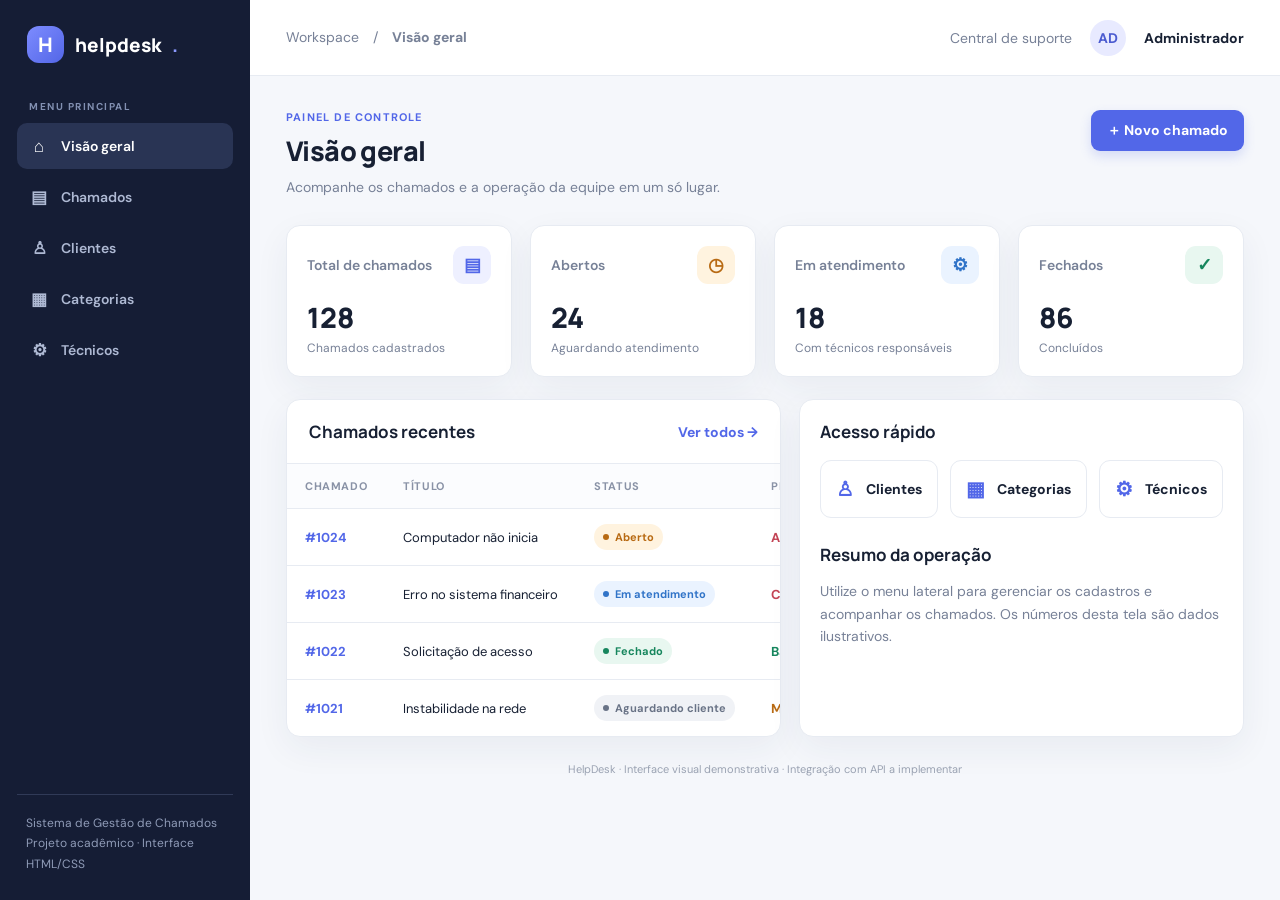
<file: frontend/index.html>
<!DOCTYPE html>
<html lang="pt-BR">

<head>
    <meta charset="UTF-8">
    <meta name="viewport" content="width=device-width, initial-scale=1.0">
    <title>Visão geral | HelpDesk</title>
    <link rel="stylesheet" href="./css/style.css">
</head>

<body>
    <div class="layout">
        <aside class="sidebar"><a class="brand" href="./index.html"><span class="brand-mark">H</span> helpdesk<span
                    style="color:#8c9aff">.</span></a>
            <div>
                <div class="nav-label">MENU PRINCIPAL</div>
                <nav class="nav"><a class="active" href="./index.html"><span class="ico">⌂</span>Visão geral</a><a
                        class="" href="./pages/chamados.html"><span class="ico">▤</span>Chamados</a><a class=""
                        href="./pages/clientes.html"><span class="ico">♙</span>Clientes</a><a class=""
                        href="./pages/categorias.html"><span class="ico">▦</span>Categorias</a><a class=""
                        href="./pages/tecnicos.html"><span class="ico">⚙</span>Técnicos</a></nav>
            </div>
            <div class="side-bottom">Sistema de Gestão de Chamados<br>Projeto acadêmico · Interface HTML/CSS</div>
        </aside>
        <main class="main">
            <header class="topbar">
                <div class="crumb"><span class="mobile-menu">☰　</span>Workspace　/　<strong>Visão geral</strong></div>
                <div class="top-actions"><span class="muted">Central de suporte</span>
                    <div class="avatar">AD</div><span class="user">Administrador</span>
                </div>
            </header>
            <section class="content">
                <div class="page-head">
                    <div>
                        <div class="eyebrow">Painel de controle</div>
                        <h1>Visão geral</h1>
                        <p class="sub">Acompanhe os chamados e a operação da equipe em um só lugar.</p>
                    </div><a class="btn btn-primary" href="pages/chamado-form.html">＋ Novo chamado</a>
                </div>
                <div class="grid stats">
                    <article class="card">
                        <div class="stat-top">Total de chamados <span class="stat-icon">▤</span></div>
                        <div class="stat-number">128</div>
                        <div class="stat-note">Chamados cadastrados</div>
                    </article>
                    <article class="card">
                        <div class="stat-top">Abertos <span class="stat-icon"
                                style="color:#b86a13;background:#fff3df">◷</span></div>
                        <div class="stat-number">24</div>
                        <div class="stat-note">Aguardando atendimento</div>
                    </article>
                    <article class="card">
                        <div class="stat-top">Em atendimento <span class="stat-icon"
                                style="color:#3174c8;background:#eaf3ff">⚙</span></div>
                        <div class="stat-number">18</div>
                        <div class="stat-note">Com técnicos responsáveis</div>
                    </article>
                    <article class="card">
                        <div class="stat-top">Fechados <span class="stat-icon"
                                style="color:#16865d;background:#e8f7f0">✓</span></div>
                        <div class="stat-number">86</div>
                        <div class="stat-note">Concluídos</div>
                    </article>
                </div>
                <div class="grid dashboard-grid">
                    <section class="card table-card">
                        <div class="card-heading">
                            <h2>Chamados recentes</h2><a class="ticket-id" href="pages/chamados.html">Ver todos →</a>
                        </div>
                        <div class="table-wrap">
                            <table>
                                <thead>
                                    <tr>
                                        <th>Chamado</th>
                                        <th>Título</th>
                                        <th>Status</th>
                                        <th>Prioridade</th>
                                    </tr>
                                </thead>
                                <tbody>
                                    <tr>
                                        <td class="ticket-id">#1024</td>
                                        <td>Computador não inicia</td>
                                        <td><span class="badge b-orange">Aberto</span></td>
                                        <td class="priority p-high">Alta</td>
                                    </tr>
                                    <tr>
                                        <td class="ticket-id">#1023</td>
                                        <td>Erro no sistema financeiro</td>
                                        <td><span class="badge b-blue">Em atendimento</span></td>
                                        <td class="priority p-high">Crítica</td>
                                    </tr>
                                    <tr>
                                        <td class="ticket-id">#1022</td>
                                        <td>Solicitação de acesso</td>
                                        <td><span class="badge b-green">Fechado</span></td>
                                        <td class="priority p-low">Baixa</td>
                                    </tr>
                                    <tr>
                                        <td class="ticket-id">#1021</td>
                                        <td>Instabilidade na rede</td>
                                        <td><span class="badge b-gray">Aguardando cliente</span></td>
                                        <td class="priority p-medium">Média</td>
                                    </tr>
                                </tbody>
                            </table>
                        </div>
                    </section>
                    <section class="card">
                        <h2>Acesso rápido</h2>
                        <div class="quick-links"><a class="quick-link"
                                href="pages/clientes.html"><span>♙</span>Clientes</a><a class="quick-link"
                                href="pages/categorias.html"><span>▦</span>Categorias</a><a class="quick-link"
                                href="pages/tecnicos.html"><span>⚙</span>Técnicos</a></div>
                        <div class="section-title">
                            <h2 style="margin:0">Resumo da operação</h2>
                        </div>
                        <p class="sub">Utilize o menu lateral para gerenciar os cadastros e acompanhar os chamados. Os
                            números desta tela são dados ilustrativos.</p>
                    </section>
                </div>
                <div class="footer-note">HelpDesk · Interface visual demonstrativa · Integração com API a implementar
                </div>
            </section>
        </main>
    </div>
</body>

</html>
</file>
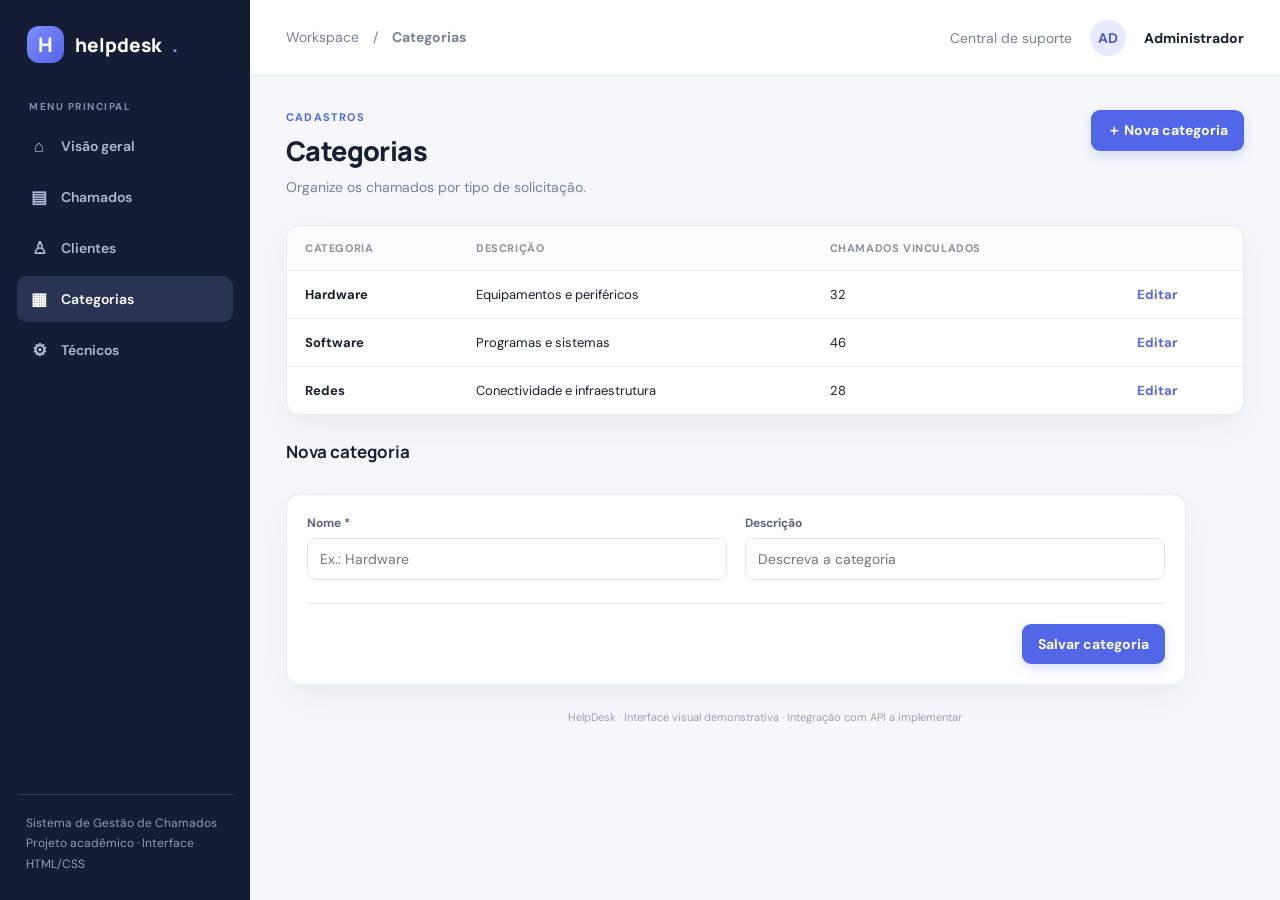
<file: frontend/pages/categorias.html>
<!DOCTYPE html>
<html lang="pt-BR">

<head>
    <meta charset="UTF-8">
    <meta name="viewport" content="width=device-width, initial-scale=1.0">
    <title>Categorias | HelpDesk</title>
    <link rel="stylesheet" href="../css/style.css">
</head>

<body>
    <div class="layout">
        <aside class="sidebar"><a class="brand" href="../index.html"><span class="brand-mark">H</span> helpdesk<span
                    style="color:#8c9aff">.</span></a>
            <div>
                <div class="nav-label">MENU PRINCIPAL</div>
                <nav class="nav"><a class="" href="../index.html"><span class="ico">⌂</span>Visão geral</a><a class=""
                        href="../pages/chamados.html"><span class="ico">▤</span>Chamados</a><a class=""
                        href="../pages/clientes.html"><span class="ico">♙</span>Clientes</a><a class="active"
                        href="../pages/categorias.html"><span class="ico">▦</span>Categorias</a><a class=""
                        href="../pages/tecnicos.html"><span class="ico">⚙</span>Técnicos</a></nav>
            </div>
            <div class="side-bottom">Sistema de Gestão de Chamados<br>Projeto acadêmico · Interface HTML/CSS</div>
        </aside>
        <main class="main">
            <header class="topbar">
                <div class="crumb"><span class="mobile-menu">☰　</span>Workspace　/　<strong>Categorias</strong></div>
                <div class="top-actions"><span class="muted">Central de suporte</span>
                    <div class="avatar">AD</div><span class="user">Administrador</span>
                </div>
            </header>
            <section class="content">
                <div class="page-head">
                    <div>
                        <div class="eyebrow">Cadastros</div>
                        <h1>Categorias</h1>
                        <p class="sub">Organize os chamados por tipo de solicitação.</p>
                    </div><a class="btn btn-primary" href="#nova-categoria">＋ Nova categoria</a>
                </div>
                <section class="card table-card">
                    <div class="table-wrap">
                        <table>
                            <thead>
                                <tr>
                                    <th>Categoria</th>
                                    <th>Descrição</th>
                                    <th>Chamados vinculados</th>
                                    <th></th>
                                </tr>
                            </thead>
                            <tbody>
                                <tr>
                                    <td><strong>Hardware</strong></td>
                                    <td>Equipamentos e periféricos</td>
                                    <td>32</td>
                                    <td><a class="ticket-id" href="#editar">Editar</a></td>
                                </tr>
                                <tr>
                                    <td><strong>Software</strong></td>
                                    <td>Programas e sistemas</td>
                                    <td>46</td>
                                    <td><a class="ticket-id" href="#editar">Editar</a></td>
                                </tr>
                                <tr>
                                    <td><strong>Redes</strong></td>
                                    <td>Conectividade e infraestrutura</td>
                                    <td>28</td>
                                    <td><a class="ticket-id" href="#editar">Editar</a></td>
                                </tr>
                            </tbody>
                        </table>
                    </div>
                </section>
                <div class="section-title" id="nova-categoria">
                    <h2>Nova categoria</h2>
                </div>
                <section class="card form-card">
                    <div class="form-grid">
                        <div class="field"><label>Nome *</label><input placeholder="Ex.: Hardware"></div>
                        <div class="field"><label>Descrição</label><input placeholder="Descreva a categoria"></div>
                    </div>
                    <div class="form-actions"><button class="btn btn-primary" type="button">Salvar categoria</button>
                    </div>
                </section>
                <div class="footer-note">HelpDesk · Interface visual demonstrativa · Integração com API a implementar
                </div>
            </section>
        </main>
    </div>
</body>

</html>
</file>
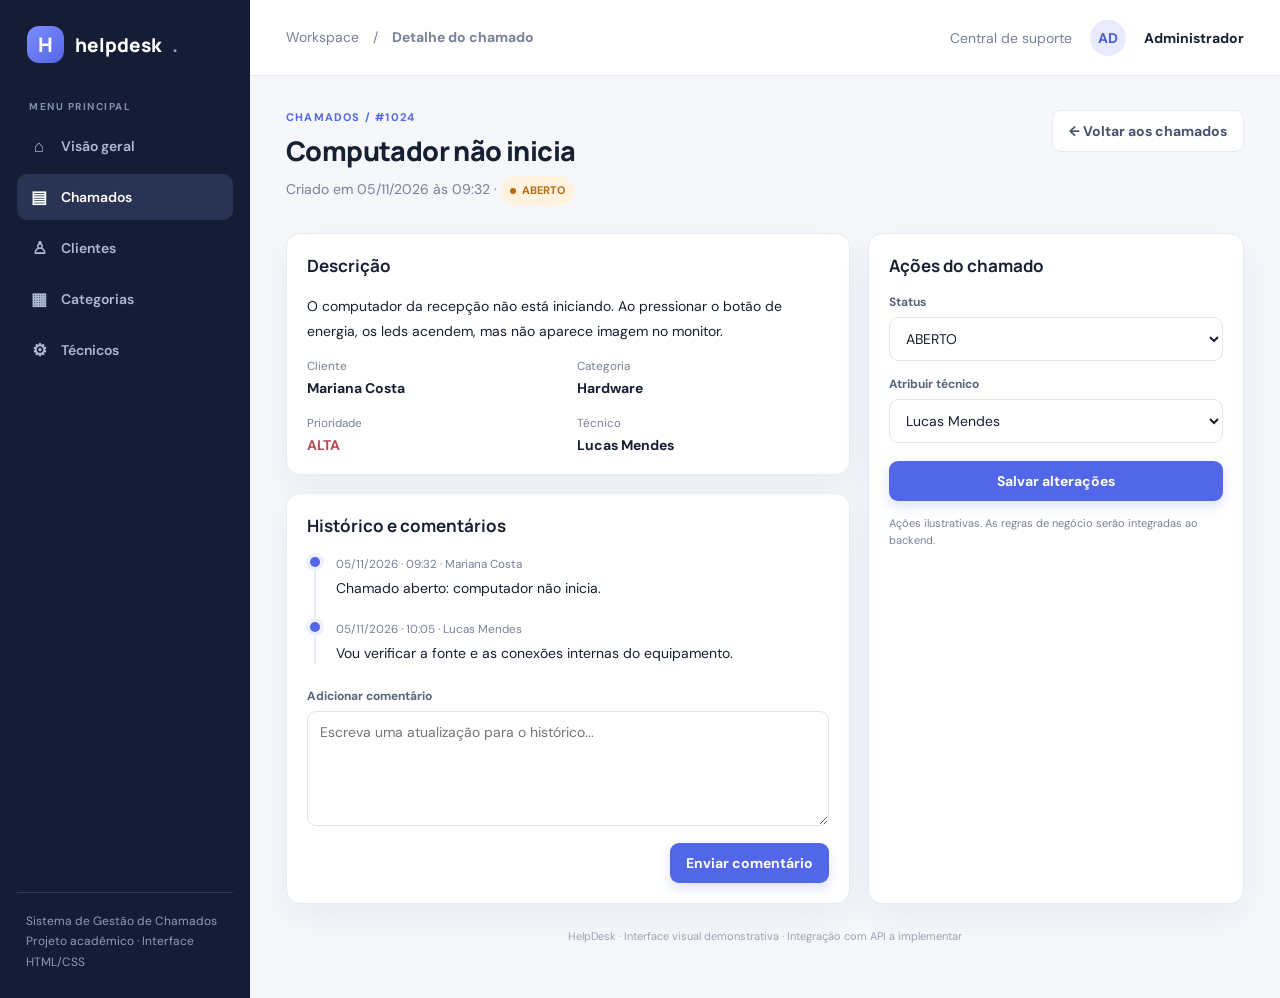
<file: frontend/pages/chamado-detalhe.html>
<!DOCTYPE html>
<html lang="pt-BR">

<head>
    <meta charset="UTF-8">
    <meta name="viewport" content="width=device-width, initial-scale=1.0">
    <title>Detalhe do chamado | HelpDesk</title>
    <link rel="stylesheet" href="../css/style.css">
</head>

<body>
    <div class="layout">
        <aside class="sidebar"><a class="brand" href="../index.html"><span class="brand-mark">H</span> helpdesk<span
                    style="color:#8c9aff">.</span></a>
            <div>
                <div class="nav-label">MENU PRINCIPAL</div>
                <nav class="nav"><a class="" href="../index.html"><span class="ico">⌂</span>Visão geral</a><a
                        class="active" href="../pages/chamados.html"><span class="ico">▤</span>Chamados</a><a class=""
                        href="../pages/clientes.html"><span class="ico">♙</span>Clientes</a><a class=""
                        href="../pages/categorias.html"><span class="ico">▦</span>Categorias</a><a class=""
                        href="../pages/tecnicos.html"><span class="ico">⚙</span>Técnicos</a></nav>
            </div>
            <div class="side-bottom">Sistema de Gestão de Chamados<br>Projeto acadêmico · Interface HTML/CSS</div>
        </aside>
        <main class="main">
            <header class="topbar">
                <div class="crumb"><span class="mobile-menu">☰　</span>Workspace　/　<strong>Detalhe do chamado</strong>
                </div>
                <div class="top-actions"><span class="muted">Central de suporte</span>
                    <div class="avatar">AD</div><span class="user">Administrador</span>
                </div>
            </header>
            <section class="content">
                <div class="page-head">
                    <div>
                        <div class="eyebrow">Chamados / #1024</div>
                        <h1>Computador não inicia</h1>
                        <p class="sub">Criado em 05/11/2026 às 09:32 · <span class="badge b-orange">ABERTO</span></p>
                    </div><a class="btn btn-light" href="chamados.html">← Voltar aos chamados</a>
                </div>
                <div class="grid detail-grid">
                    <div class="grid">
                        <section class="card">
                            <h2>Descrição</h2>
                            <p style="line-height:1.8">O computador da recepção não está iniciando. Ao pressionar o
                                botão de energia, os leds acendem, mas não aparece imagem no monitor.</p>
                            <div class="detail-list">
                                <div class="detail-item"><small>Cliente</small><strong>Mariana Costa</strong></div>
                                <div class="detail-item"><small>Categoria</small><strong>Hardware</strong></div>
                                <div class="detail-item"><small>Prioridade</small><strong
                                        class="priority p-high">ALTA</strong></div>
                                <div class="detail-item"><small>Técnico</small><strong>Lucas Mendes</strong></div>
                            </div>
                        </section>
                        <section class="card">
                            <h2>Histórico e comentários</h2>
                            <div class="timeline">
                                <div class="event"><small>05/11/2026 · 09:32 · Mariana Costa</small>
                                    <p>Chamado aberto: computador não inicia.</p>
                                </div>
                                <div class="event"><small>05/11/2026 · 10:05 · Lucas Mendes</small>
                                    <p>Vou verificar a fonte e as conexões internas do equipamento.</p>
                                </div>
                            </div>
                            <div class="field" style="margin-top:24px"><label>Adicionar comentário</label><textarea
                                    placeholder="Escreva uma atualização para o histórico..."></textarea>
                                <div style="display:flex;justify-content:flex-end;margin-top:10px"><button
                                        class="btn btn-primary" type="button">Enviar comentário</button></div>
                            </div>
                        </section>
                    </div>
                    <aside class="card">
                        <h2>Ações do chamado</h2>
                        <div class="field"><label>Status</label><select>
                                <option>ABERTO</option>
                                <option>EM_ATENDIMENTO</option>
                                <option>AGUARDANDO_CLIENTE</option>
                                <option>FECHADO</option>
                            </select></div>
                        <div class="field" style="margin-top:15px"><label>Atribuir técnico</label><select>
                                <option>Lucas Mendes</option>
                                <option>Ana Souza</option>
                            </select></div><button class="btn btn-primary"
                            style="width:100%;justify-content:center;margin-top:18px" type="button">Salvar
                            alterações</button>
                        <p class="sub" style="font-size:11px;margin-top:14px">Ações ilustrativas. As regras de negócio
                            serão integradas ao backend.</p>
                    </aside>
                </div>
                <div class="footer-note">HelpDesk · Interface visual demonstrativa · Integração com API a implementar
                </div>
            </section>
        </main>
    </div>
</body>

</html>
</file>
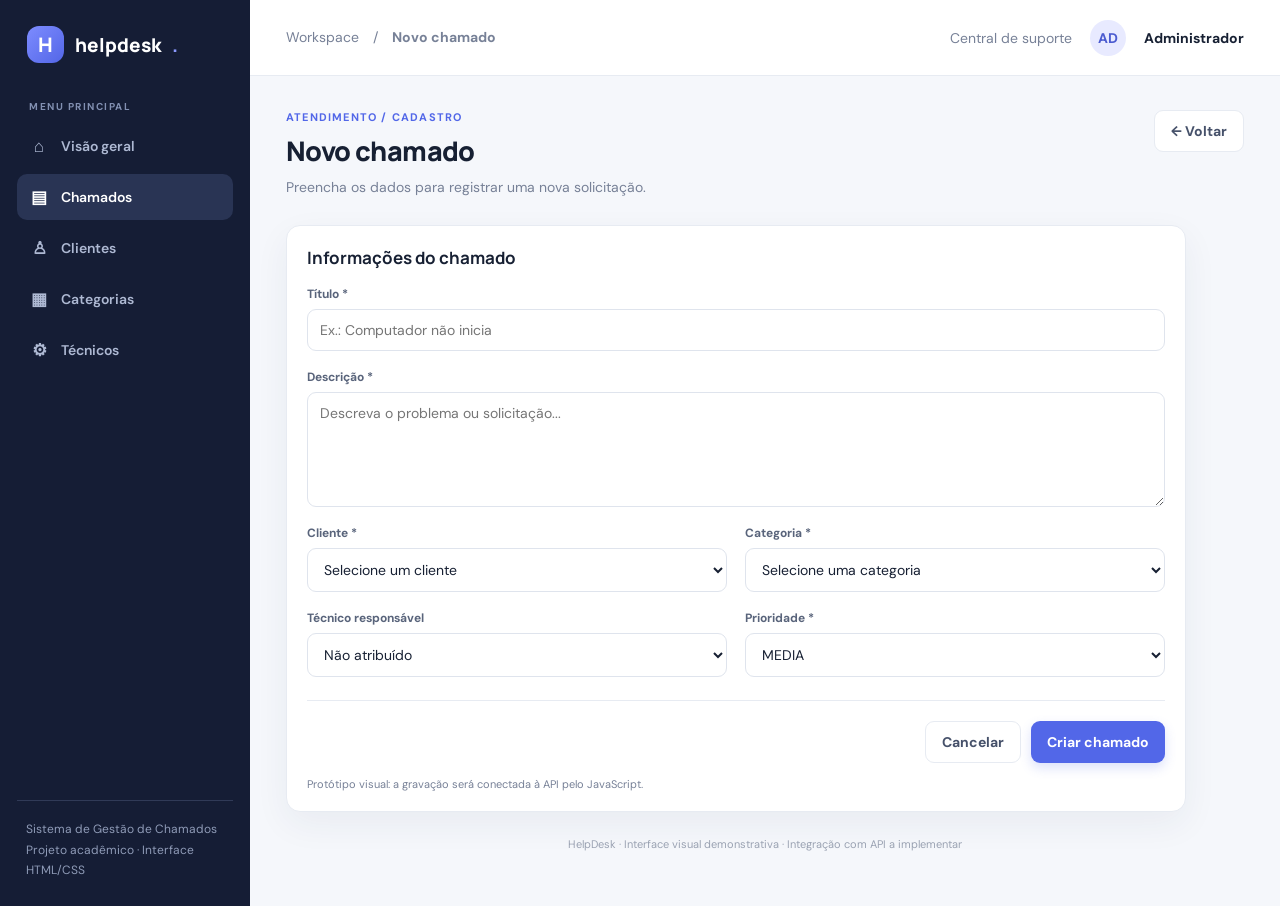
<file: frontend/pages/chamado-form.html>
<!DOCTYPE html>
<html lang="pt-BR">

<head>
    <meta charset="UTF-8">
    <meta name="viewport" content="width=device-width, initial-scale=1.0">
    <title>Novo chamado | HelpDesk</title>
    <link rel="stylesheet" href="../css/style.css">
</head>

<body>
    <div class="layout">
        <aside class="sidebar"><a class="brand" href="../index.html"><span class="brand-mark">H</span> helpdesk<span
                    style="color:#8c9aff">.</span></a>
            <div>
                <div class="nav-label">MENU PRINCIPAL</div>
                <nav class="nav"><a class="" href="../index.html"><span class="ico">⌂</span>Visão geral</a><a
                        class="active" href="../pages/chamados.html"><span class="ico">▤</span>Chamados</a><a class=""
                        href="../pages/clientes.html"><span class="ico">♙</span>Clientes</a><a class=""
                        href="../pages/categorias.html"><span class="ico">▦</span>Categorias</a><a class=""
                        href="../pages/tecnicos.html"><span class="ico">⚙</span>Técnicos</a></nav>
            </div>
            <div class="side-bottom">Sistema de Gestão de Chamados<br>Projeto acadêmico · Interface HTML/CSS</div>
        </aside>
        <main class="main">
            <header class="topbar">
                <div class="crumb"><span class="mobile-menu">☰　</span>Workspace　/　<strong>Novo chamado</strong></div>
                <div class="top-actions"><span class="muted">Central de suporte</span>
                    <div class="avatar">AD</div><span class="user">Administrador</span>
                </div>
            </header>
            <section class="content">
                <div class="page-head">
                    <div>
                        <div class="eyebrow">Atendimento / Cadastro</div>
                        <h1>Novo chamado</h1>
                        <p class="sub">Preencha os dados para registrar uma nova solicitação.</p>
                    </div><a class="btn btn-light" href="chamados.html">← Voltar</a>
                </div>
                <section class="card form-card">
                    <h2>Informações do chamado</h2>
                    <form>
                        <div class="form-grid">
                            <div class="field span-2"><label for="titulo">Título *</label><input id="titulo"
                                    placeholder="Ex.: Computador não inicia" required></div>
                            <div class="field span-2"><label for="descricao">Descrição *</label><textarea id="descricao"
                                    placeholder="Descreva o problema ou solicitação..." required></textarea></div>
                            <div class="field"><label for="cliente">Cliente *</label><select id="cliente">
                                    <option>Selecione um cliente</option>
                                    <option>Mariana Costa</option>
                                    <option>João Pedro</option>
                                </select></div>
                            <div class="field"><label for="categoria">Categoria *</label><select id="categoria">
                                    <option>Selecione uma categoria</option>
                                    <option>Hardware</option>
                                    <option>Software</option>
                                    <option>Redes</option>
                                </select></div>
                            <div class="field"><label for="tecnico">Técnico responsável</label><select id="tecnico">
                                    <option>Não atribuído</option>
                                    <option>Lucas Mendes</option>
                                    <option>Ana Souza</option>
                                </select></div>
                            <div class="field"><label for="prioridade">Prioridade *</label><select id="prioridade">
                                    <option>BAIXA</option>
                                    <option selected>MEDIA</option>
                                    <option>ALTA</option>
                                    <option>CRITICA</option>
                                </select></div>
                        </div>
                        <div class="form-actions"><a class="btn btn-light" href="chamados.html">Cancelar</a><button
                                class="btn btn-primary" type="button">Criar chamado</button></div>
                        <p class="muted" style="font-size:11px;margin:14px 0 0">Protótipo visual: a gravação será
                            conectada à API pelo JavaScript.</p>
                    </form>
                </section>
                <div class="footer-note">HelpDesk · Interface visual demonstrativa · Integração com API a implementar
                </div>
            </section>
        </main>
    </div>
</body>

</html>
</file>
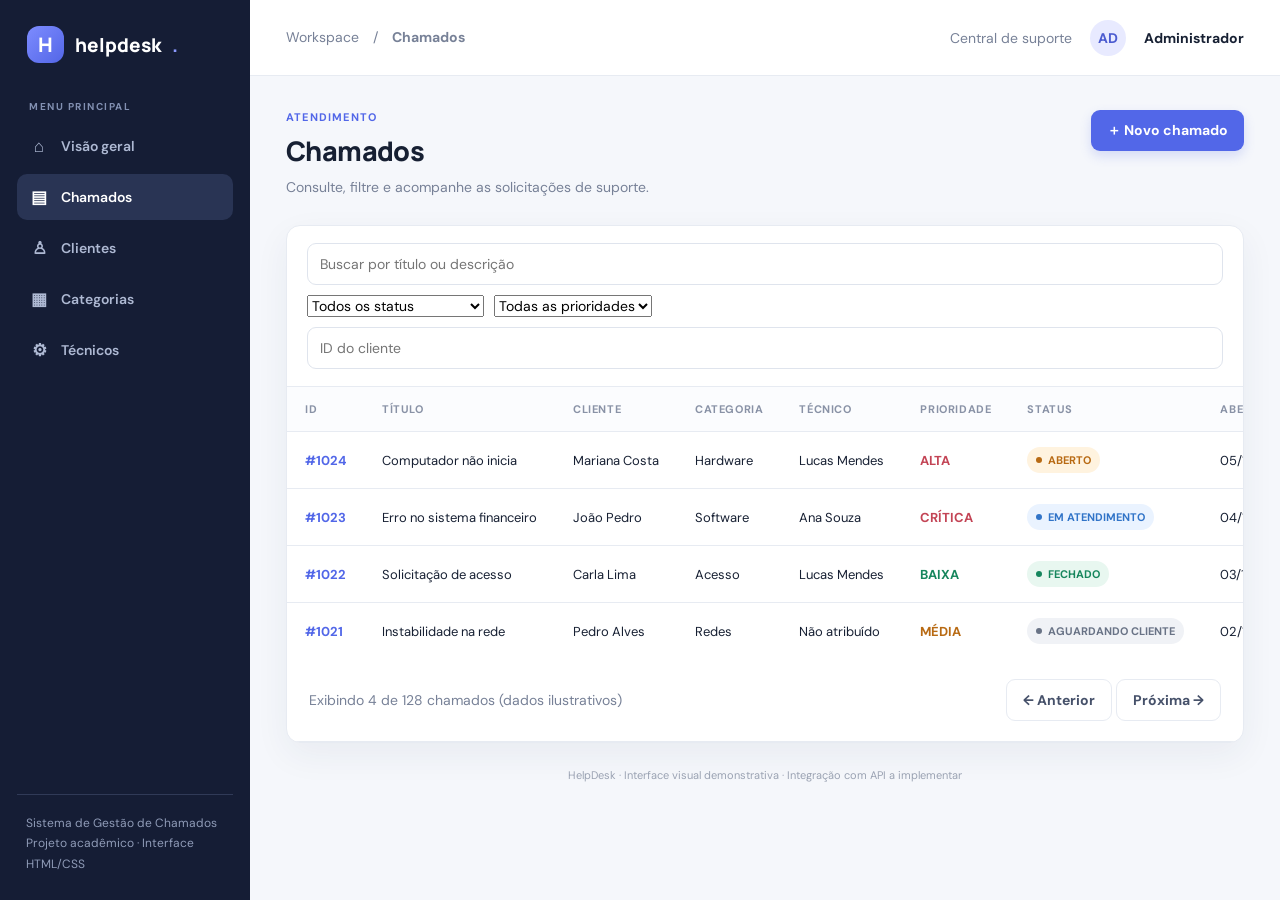
<file: frontend/pages/chamados.html>
<!DOCTYPE html>
<html lang="pt-BR">

<head>
    <meta charset="UTF-8">
    <meta name="viewport" content="width=device-width, initial-scale=1.0">
    <title>Chamados | HelpDesk</title>
    <link rel="stylesheet" href="../css/style.css">
</head>

<body>
    <div class="layout">
        <aside class="sidebar"><a class="brand" href="../index.html"><span class="brand-mark">H</span> helpdesk<span
                    style="color:#8c9aff">.</span></a>
            <div>
                <div class="nav-label">MENU PRINCIPAL</div>
                <nav class="nav"><a class="" href="../index.html"><span class="ico">⌂</span>Visão geral</a><a
                        class="active" href="../pages/chamados.html"><span class="ico">▤</span>Chamados</a><a class=""
                        href="../pages/clientes.html"><span class="ico">♙</span>Clientes</a><a class=""
                        href="../pages/categorias.html"><span class="ico">▦</span>Categorias</a><a class=""
                        href="../pages/tecnicos.html"><span class="ico">⚙</span>Técnicos</a></nav>
            </div>
            <div class="side-bottom">Sistema de Gestão de Chamados<br>Projeto acadêmico · Interface HTML/CSS</div>
        </aside>
        <main class="main">
            <header class="topbar">
                <div class="crumb"><span class="mobile-menu">☰　</span>Workspace　/　<strong>Chamados</strong></div>
                <div class="top-actions"><span class="muted">Central de suporte</span>
                    <div class="avatar">AD</div><span class="user">Administrador</span>
                </div>
            </header>
            <section class="content">
                <div class="page-head">
                    <div>
                        <div class="eyebrow">Atendimento</div>
                        <h1>Chamados</h1>
                        <p class="sub">Consulte, filtre e acompanhe as solicitações de suporte.</p>
                    </div><a class="btn btn-primary" href="chamado-form.html">＋ Novo chamado</a>
                </div>
                <section class="card table-card">
                    <div class="filters"><input class="search" type="search"
                            placeholder="Buscar por título ou descrição"><select>
                            <option>Todos os status</option>
                            <option>ABERTO</option>
                            <option>EM_ATENDIMENTO</option>
                            <option>AGUARDANDO_CLIENTE</option>
                            <option>FECHADO</option>
                        </select><select>
                            <option>Todas as prioridades</option>
                            <option>BAIXA</option>
                            <option>MEDIA</option>
                            <option>ALTA</option>
                            <option>CRITICA</option>
                        </select><input class="search" style="min-width:130px" type="number"
                            placeholder="ID do cliente"></div>
                    <div class="table-wrap">
                        <table>
                            <thead>
                                <tr>
                                    <th>ID</th>
                                    <th>Título</th>
                                    <th>Cliente</th>
                                    <th>Categoria</th>
                                    <th>Técnico</th>
                                    <th>Prioridade</th>
                                    <th>Status</th>
                                    <th>Abertura</th>
                                    <th></th>
                                </tr>
                            </thead>
                            <tbody>
                                <tr>
                                    <td class="ticket-id">#1024</td>
                                    <td>Computador não inicia</td>
                                    <td>Mariana Costa</td>
                                    <td>Hardware</td>
                                    <td>Lucas Mendes</td>
                                    <td class="priority p-high">ALTA</td>
                                    <td><span class="badge b-orange">ABERTO</span></td>
                                    <td>05/11/2026</td>
                                    <td><a class="ticket-id" href="chamado-detalhe.html">Ver →</a></td>
                                </tr>
                                <tr>
                                    <td class="ticket-id">#1023</td>
                                    <td>Erro no sistema financeiro</td>
                                    <td>João Pedro</td>
                                    <td>Software</td>
                                    <td>Ana Souza</td>
                                    <td class="priority p-high">CRÍTICA</td>
                                    <td><span class="badge b-blue">EM ATENDIMENTO</span></td>
                                    <td>04/11/2026</td>
                                    <td><a class="ticket-id" href="chamado-detalhe.html">Ver →</a></td>
                                </tr>
                                <tr>
                                    <td class="ticket-id">#1022</td>
                                    <td>Solicitação de acesso</td>
                                    <td>Carla Lima</td>
                                    <td>Acesso</td>
                                    <td>Lucas Mendes</td>
                                    <td class="priority p-low">BAIXA</td>
                                    <td><span class="badge b-green">FECHADO</span></td>
                                    <td>03/11/2026</td>
                                    <td><a class="ticket-id" href="chamado-detalhe.html">Ver →</a></td>
                                </tr>
                                <tr>
                                    <td class="ticket-id">#1021</td>
                                    <td>Instabilidade na rede</td>
                                    <td>Pedro Alves</td>
                                    <td>Redes</td>
                                    <td>Não atribuído</td>
                                    <td class="priority p-medium">MÉDIA</td>
                                    <td><span class="badge b-gray">AGUARDANDO CLIENTE</span></td>
                                    <td>02/11/2026</td>
                                    <td><a class="ticket-id" href="chamado-detalhe.html">Ver →</a></td>
                                </tr>
                            </tbody>
                        </table>
                    </div>
                    <div class="card-heading"><span class="muted">Exibindo 4 de 128 chamados (dados ilustrativos)</span>
                        <div><button class="btn btn-light">← Anterior</button> <button class="btn btn-light">Próxima
                                →</button></div>
                    </div>
                </section>
                <div class="footer-note">HelpDesk · Interface visual demonstrativa · Integração com API a implementar
                </div>
            </section>
        </main>
    </div>
</body>

</html>
</file>
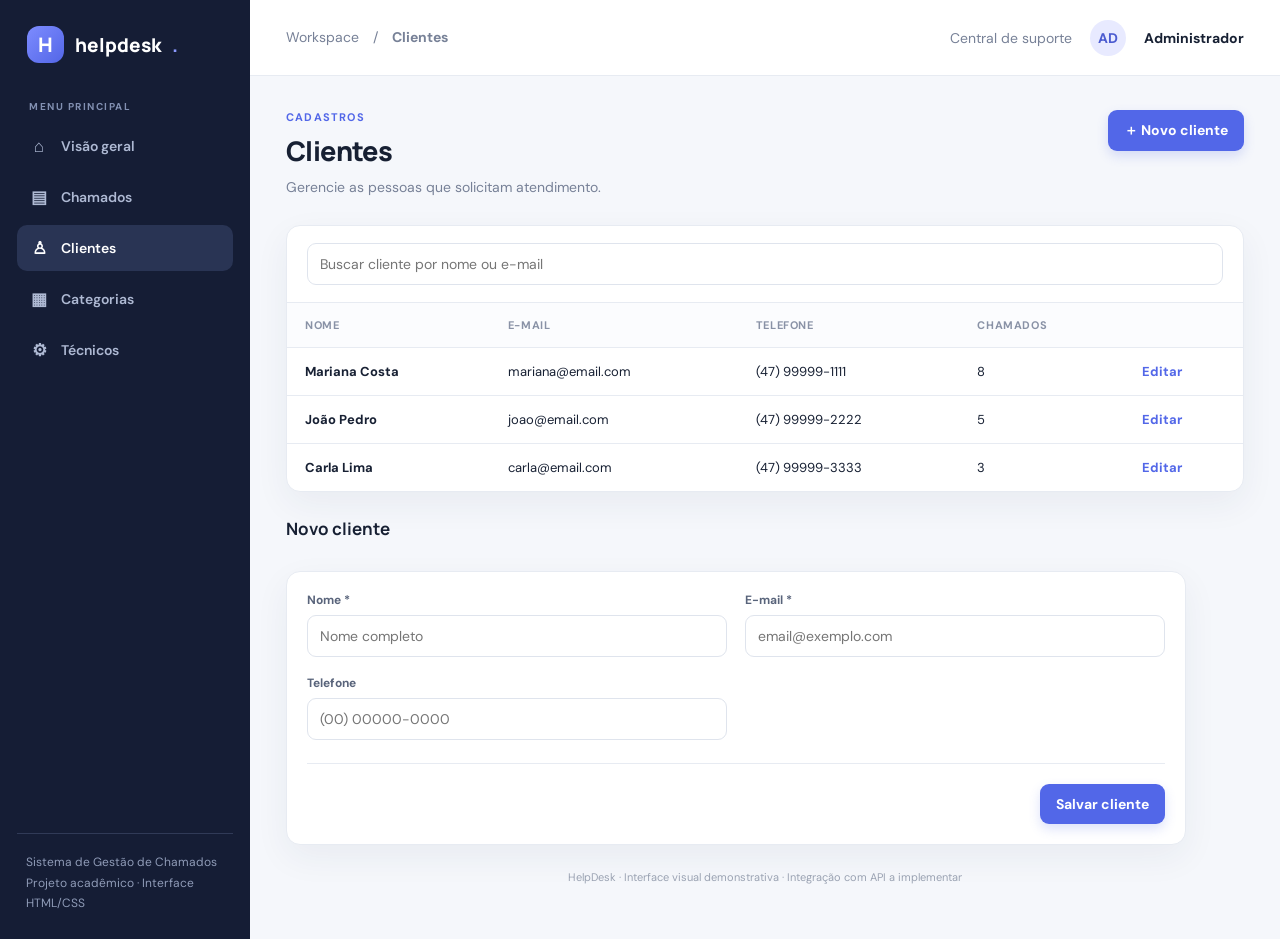
<file: frontend/pages/clientes.html>
<!DOCTYPE html>
<html lang="pt-BR">

<head>
    <meta charset="UTF-8">
    <meta name="viewport" content="width=device-width, initial-scale=1.0">
    <title>Clientes | HelpDesk</title>
    <link rel="stylesheet" href="../css/style.css">
</head>

<body>
    <div class="layout">
        <aside class="sidebar"><a class="brand" href="../index.html"><span class="brand-mark">H</span> helpdesk<span
                    style="color:#8c9aff">.</span></a>
            <div>
                <div class="nav-label">MENU PRINCIPAL</div>
                <nav class="nav"><a class="" href="../index.html"><span class="ico">⌂</span>Visão geral</a><a class=""
                        href="../pages/chamados.html"><span class="ico">▤</span>Chamados</a><a class="active"
                        href="../pages/clientes.html"><span class="ico">♙</span>Clientes</a><a class=""
                        href="../pages/categorias.html"><span class="ico">▦</span>Categorias</a><a class=""
                        href="../pages/tecnicos.html"><span class="ico">⚙</span>Técnicos</a></nav>
            </div>
            <div class="side-bottom">Sistema de Gestão de Chamados<br>Projeto acadêmico · Interface HTML/CSS</div>
        </aside>
        <main class="main">
            <header class="topbar">
                <div class="crumb"><span class="mobile-menu">☰　</span>Workspace　/　<strong>Clientes</strong></div>
                <div class="top-actions"><span class="muted">Central de suporte</span>
                    <div class="avatar">AD</div><span class="user">Administrador</span>
                </div>
            </header>
            <section class="content">
                <div class="page-head">
                    <div>
                        <div class="eyebrow">Cadastros</div>
                        <h1>Clientes</h1>
                        <p class="sub">Gerencie as pessoas que solicitam atendimento.</p>
                    </div><a class="btn btn-primary" href="#novo-cliente">＋ Novo cliente</a>
                </div>
                <section class="card table-card">
                    <div class="filters"><input class="search" type="search"
                            placeholder="Buscar cliente por nome ou e-mail"></div>
                    <div class="table-wrap">
                        <table>
                            <thead>
                                <tr>
                                    <th>Nome</th>
                                    <th>E-mail</th>
                                    <th>Telefone</th>
                                    <th>Chamados</th>
                                    <th></th>
                                </tr>
                            </thead>
                            <tbody>
                                <tr>
                                    <td><strong>Mariana Costa</strong></td>
                                    <td>mariana@email.com</td>
                                    <td>(47) 99999-1111</td>
                                    <td>8</td>
                                    <td><a class="ticket-id" href="#editar">Editar</a></td>
                                </tr>
                                <tr>
                                    <td><strong>João Pedro</strong></td>
                                    <td>joao@email.com</td>
                                    <td>(47) 99999-2222</td>
                                    <td>5</td>
                                    <td><a class="ticket-id" href="#editar">Editar</a></td>
                                </tr>
                                <tr>
                                    <td><strong>Carla Lima</strong></td>
                                    <td>carla@email.com</td>
                                    <td>(47) 99999-3333</td>
                                    <td>3</td>
                                    <td><a class="ticket-id" href="#editar">Editar</a></td>
                                </tr>
                            </tbody>
                        </table>
                    </div>
                </section>
                <div class="section-title" id="novo-cliente">
                    <h2>Novo cliente</h2>
                </div>
                <section class="card form-card">
                    <div class="form-grid">
                        <div class="field"><label>Nome *</label><input placeholder="Nome completo"></div>
                        <div class="field"><label>E-mail *</label><input type="email" placeholder="email@exemplo.com">
                        </div>
                        <div class="field"><label>Telefone</label><input placeholder="(00) 00000-0000"></div>
                    </div>
                    <div class="form-actions"><button class="btn btn-primary" type="button">Salvar cliente</button>
                    </div>
                </section>
                <div class="footer-note">HelpDesk · Interface visual demonstrativa · Integração com API a implementar
                </div>
            </section>
        </main>
    </div>
</body>

</html>
</file>
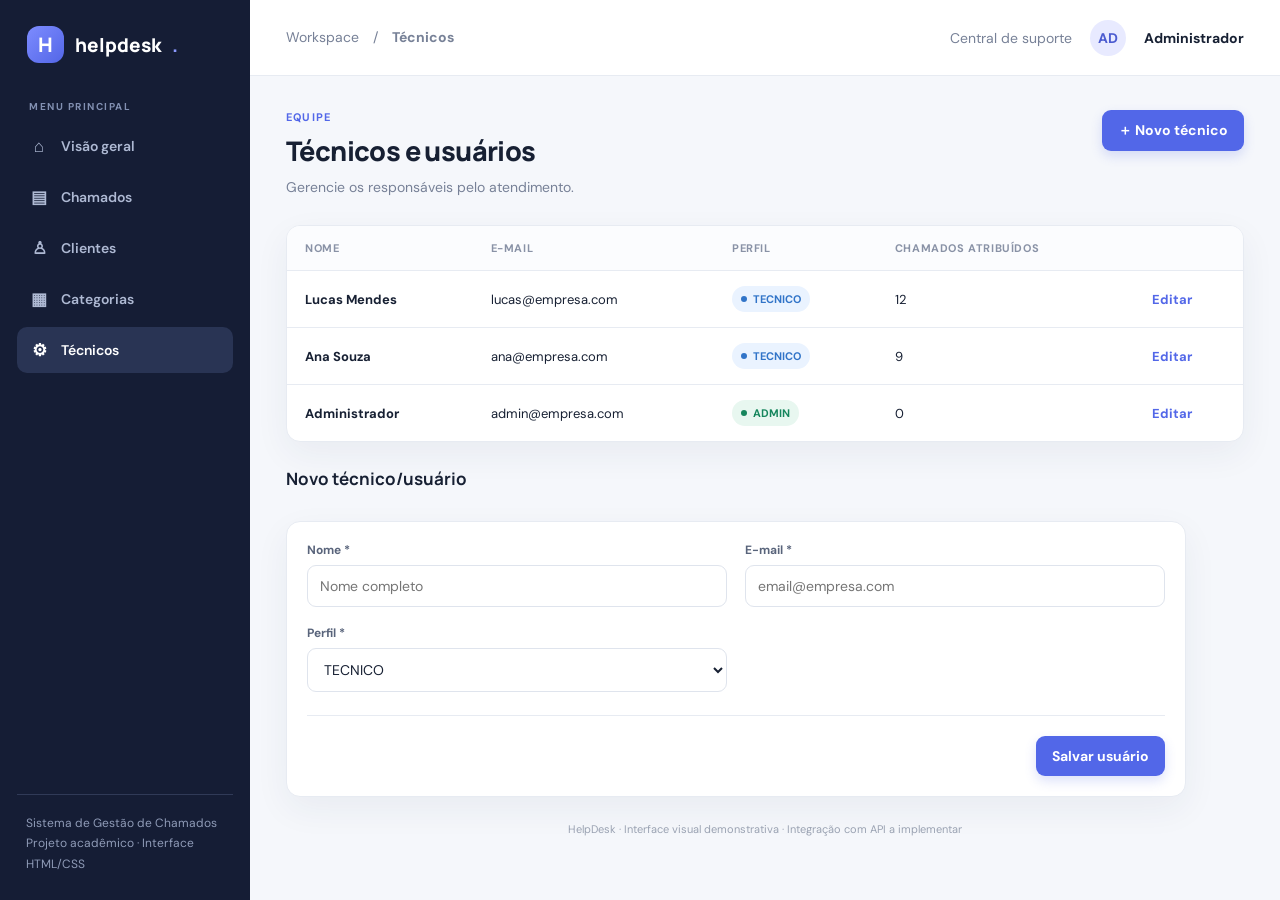
<file: frontend/pages/tecnicos.html>
<!DOCTYPE html>
<html lang="pt-BR">

<head>
    <meta charset="UTF-8">
    <meta name="viewport" content="width=device-width, initial-scale=1.0">
    <title>Técnicos | HelpDesk</title>
    <link rel="stylesheet" href="../css/style.css">
</head>

<body>
    <div class="layout">
        <aside class="sidebar"><a class="brand" href="../index.html"><span class="brand-mark">H</span> helpdesk<span
                    style="color:#8c9aff">.</span></a>
            <div>
                <div class="nav-label">MENU PRINCIPAL</div>
                <nav class="nav"><a class="" href="../index.html"><span class="ico">⌂</span>Visão geral</a><a class=""
                        href="../pages/chamados.html"><span class="ico">▤</span>Chamados</a><a class=""
                        href="../pages/clientes.html"><span class="ico">♙</span>Clientes</a><a class=""
                        href="../pages/categorias.html"><span class="ico">▦</span>Categorias</a><a class="active"
                        href="../pages/tecnicos.html"><span class="ico">⚙</span>Técnicos</a></nav>
            </div>
            <div class="side-bottom">Sistema de Gestão de Chamados<br>Projeto acadêmico · Interface HTML/CSS</div>
        </aside>
        <main class="main">
            <header class="topbar">
                <div class="crumb"><span class="mobile-menu">☰　</span>Workspace　/　<strong>Técnicos</strong></div>
                <div class="top-actions"><span class="muted">Central de suporte</span>
                    <div class="avatar">AD</div><span class="user">Administrador</span>
                </div>
            </header>
            <section class="content">
                <div class="page-head">
                    <div>
                        <div class="eyebrow">Equipe</div>
                        <h1>Técnicos e usuários</h1>
                        <p class="sub">Gerencie os responsáveis pelo atendimento.</p>
                    </div><a class="btn btn-primary" href="#novo-tecnico">＋ Novo técnico</a>
                </div>
                <section class="card table-card">
                    <div class="table-wrap">
                        <table>
                            <thead>
                                <tr>
                                    <th>Nome</th>
                                    <th>E-mail</th>
                                    <th>Perfil</th>
                                    <th>Chamados atribuídos</th>
                                    <th></th>
                                </tr>
                            </thead>
                            <tbody>
                                <tr>
                                    <td><strong>Lucas Mendes</strong></td>
                                    <td>lucas@empresa.com</td>
                                    <td><span class="badge b-blue">TECNICO</span></td>
                                    <td>12</td>
                                    <td><a class="ticket-id" href="#editar">Editar</a></td>
                                </tr>
                                <tr>
                                    <td><strong>Ana Souza</strong></td>
                                    <td>ana@empresa.com</td>
                                    <td><span class="badge b-blue">TECNICO</span></td>
                                    <td>9</td>
                                    <td><a class="ticket-id" href="#editar">Editar</a></td>
                                </tr>
                                <tr>
                                    <td><strong>Administrador</strong></td>
                                    <td>admin@empresa.com</td>
                                    <td><span class="badge b-green">ADMIN</span></td>
                                    <td>0</td>
                                    <td><a class="ticket-id" href="#editar">Editar</a></td>
                                </tr>
                            </tbody>
                        </table>
                    </div>
                </section>
                <div class="section-title" id="novo-tecnico">
                    <h2>Novo técnico/usuário</h2>
                </div>
                <section class="card form-card">
                    <div class="form-grid">
                        <div class="field"><label>Nome *</label><input placeholder="Nome completo"></div>
                        <div class="field"><label>E-mail *</label><input type="email" placeholder="email@empresa.com">
                        </div>
                        <div class="field"><label>Perfil *</label><select>
                                <option>TECNICO</option>
                                <option>ADMIN</option>
                            </select></div>
                    </div>
                    <div class="form-actions"><button class="btn btn-primary" type="button">Salvar usuário</button>
                    </div>
                </section>
                <div class="footer-note">HelpDesk · Interface visual demonstrativa · Integração com API a implementar
                </div>
            </section>
        </main>
    </div>
</body>

</html>
</file>
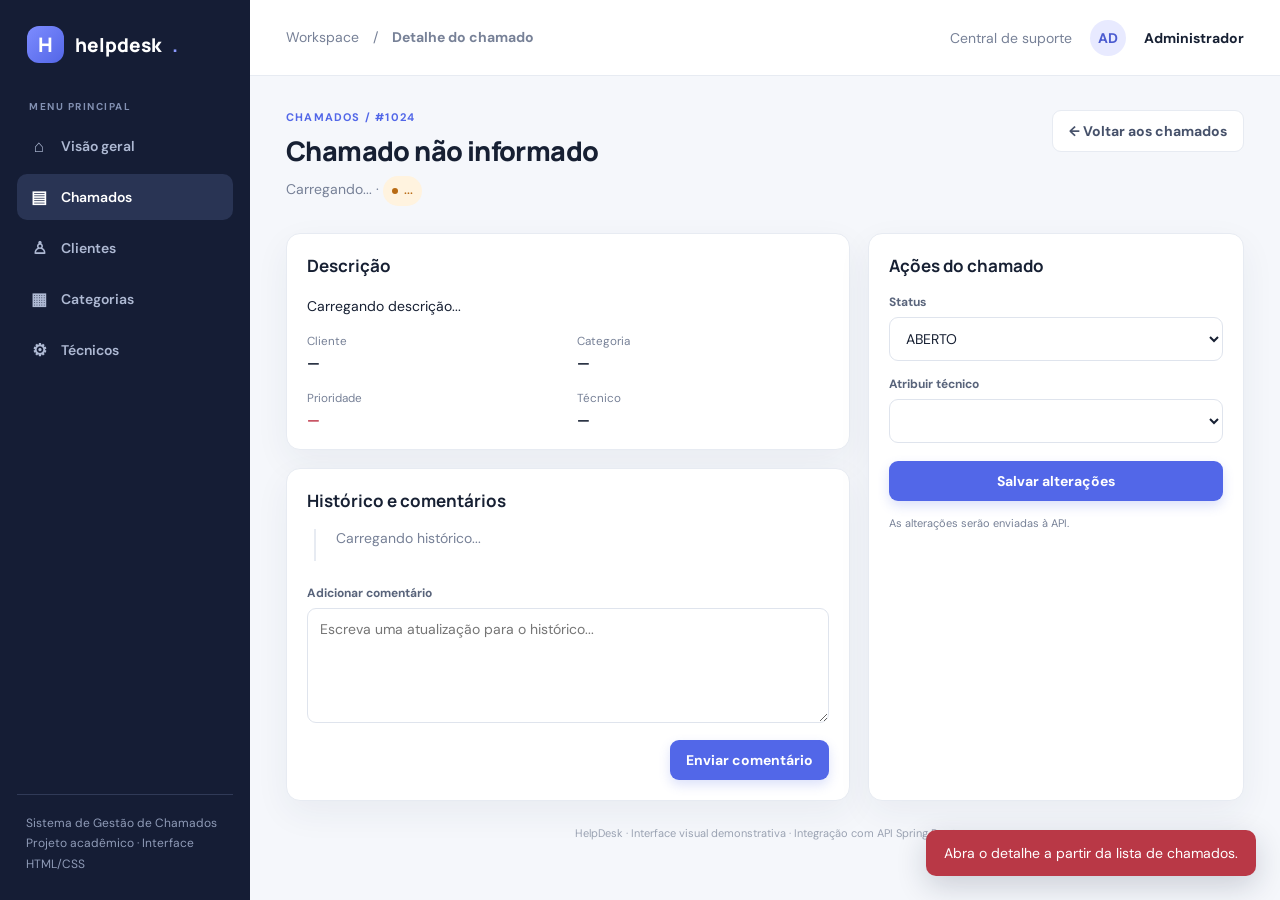
<file: src/main/resources/static/pages/chamado-detalhe.html>
<!DOCTYPE html>
<html lang="pt-BR">

<head>
    <meta charset="UTF-8">
    <meta name="viewport" content="width=device-width, initial-scale=1.0">
    <title>Detalhe do chamado | HelpDesk</title>
    <link rel="stylesheet" href="../css/style.css">
</head>

<body>
    <div class="layout">
        <aside class="sidebar"><a class="brand" href="../index.html"><span class="brand-mark">H</span> helpdesk<span
                    style="color:#8c9aff">.</span></a>
            <div>
                <div class="nav-label">MENU PRINCIPAL</div>
                <nav class="nav"><a class="" href="../index.html"><span class="ico">⌂</span>Visão geral</a><a
                        class="active" href="../pages/chamados.html"><span class="ico">▤</span>Chamados</a><a class=""
                        href="../pages/clientes.html"><span class="ico">♙</span>Clientes</a><a class=""
                        href="../pages/categorias.html"><span class="ico">▦</span>Categorias</a><a class=""
                        href="../pages/tecnicos.html"><span class="ico">⚙</span>Técnicos</a></nav>
            </div>
            <div class="side-bottom">Sistema de Gestão de Chamados<br>Projeto acadêmico · Interface HTML/CSS</div>
        </aside>
        <main class="main">
            <header class="topbar">
                <div class="crumb"><span class="mobile-menu">☰　</span>Workspace　/　<strong>Detalhe do chamado</strong>
                </div>
                <div class="top-actions"><span class="muted">Central de suporte</span>
                    <div class="avatar">AD</div><span class="user">Administrador</span>
                </div>
            </header>
            <section class="content">
                <div class="page-head">
                    <div>
                        <div class="eyebrow">Chamados / #1024</div>
                        <h1 id="detalhe-titulo">Carregando chamado...</h1>
                        <p class="sub"><span id="detalhe-data">Carregando...</span> · <span id="detalhe-status"
                                class="badge b-orange">...</span></p>
                    </div><a class="btn btn-light" href="chamados.html">← Voltar aos chamados</a>
                </div>
                <div class="grid detail-grid">
                    <div class="grid">
                        <section class="card">
                            <h2>Descrição</h2>
                            <p id="detalhe-descricao" style="line-height:1.8">Carregando descrição...</p>
                            <div class="detail-list">
                                <div class="detail-item"><small>Cliente</small><strong id="detalhe-cliente">—</strong>
                                </div>
                                <div class="detail-item"><small>Categoria</small><strong
                                        id="detalhe-categoria">—</strong></div>
                                <div class="detail-item"><small>Prioridade</small><strong id="detalhe-prioridade"
                                        class="priority p-high">—</strong></div>
                                <div class="detail-item"><small>Técnico</small><strong id="detalhe-tecnico">—</strong>
                                </div>
                            </div>
                        </section>
                        <section class="card">
                            <h2>Histórico e comentários</h2>
                            <div class="timeline" id="comentarios-lista">
                                <p class="muted">Carregando histórico...</p>
                            </div>
                            <div class="field" style="margin-top:24px"><label>Adicionar comentário</label><textarea
                                    id="comentario-texto"
                                    placeholder="Escreva uma atualização para o histórico..."></textarea>
                                <div style="display:flex;justify-content:flex-end;margin-top:10px"><button
                                        id="enviar-comentario" class="btn btn-primary" type="button">Enviar
                                        comentário</button></div>
                            </div>
                        </section>
                    </div>
                    <aside class="card">
                        <h2>Ações do chamado</h2>
                        <div class="field"><label>Status</label><select id="acao-status">
                                <option value="ABERTO">ABERTO</option>
                                <option>EM_ATENDIMENTO</option>
                                <option>AGUARDANDO_CLIENTE</option>
                                <option>FECHADO</option>
                            </select></div>
                        <div class="field" style="margin-top:15px"><label>Atribuir técnico</label><select
                                id="acao-tecnico"></select></div><button id="salvar-acoes" class="btn btn-primary"
                            style="width:100%;justify-content:center;margin-top:18px" type="button">Salvar
                            alterações</button>
                        <p class="sub" style="font-size:11px;margin-top:14px">As alterações serão enviadas à API.</p>
                    </aside>
                </div>
                <div class="footer-note">HelpDesk · Interface visual demonstrativa · Integração com API Spring Boot
                </div>
            </section>
        </main>
    </div>
    <script src="../js/app.js" defer></script>
</body>

</html>
</file>
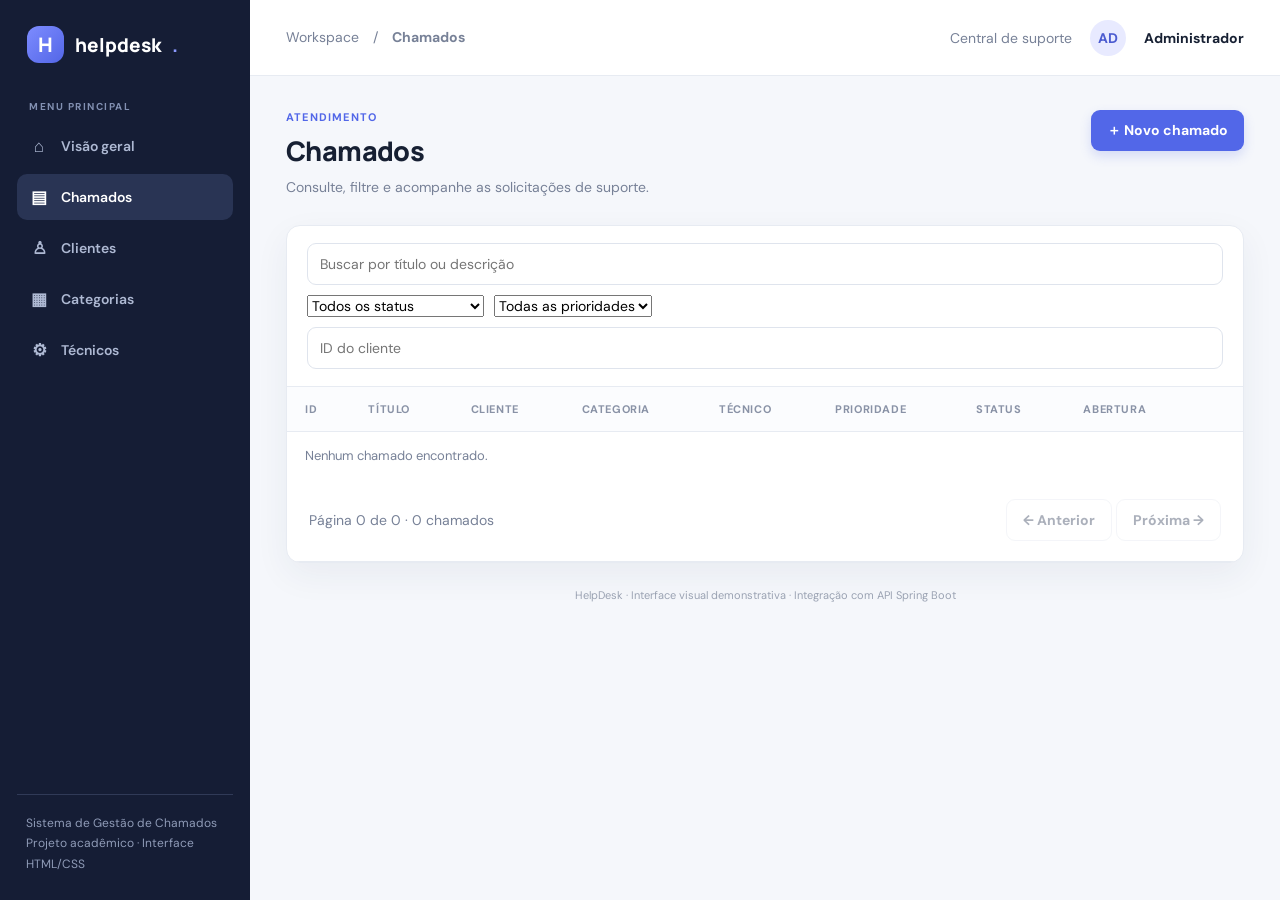
<file: src/main/resources/static/pages/chamados.html>
<!DOCTYPE html>
<html lang="pt-BR">

<head>
    <meta charset="UTF-8">
    <meta name="viewport" content="width=device-width, initial-scale=1.0">
    <title>Chamados | HelpDesk</title>
    <link rel="stylesheet" href="../css/style.css">
</head>

<body>
    <div class="layout">
        <aside class="sidebar"><a class="brand" href="../index.html"><span class="brand-mark">H</span> helpdesk<span
                    style="color:#8c9aff">.</span></a>
            <div>
                <div class="nav-label">MENU PRINCIPAL</div>
                <nav class="nav"><a class="" href="../index.html"><span class="ico">⌂</span>Visão geral</a><a
                        class="active" href="../pages/chamados.html"><span class="ico">▤</span>Chamados</a><a class=""
                        href="../pages/clientes.html"><span class="ico">♙</span>Clientes</a><a class=""
                        href="../pages/categorias.html"><span class="ico">▦</span>Categorias</a><a class=""
                        href="../pages/tecnicos.html"><span class="ico">⚙</span>Técnicos</a></nav>
            </div>
            <div class="side-bottom">Sistema de Gestão de Chamados<br>Projeto acadêmico · Interface HTML/CSS</div>
        </aside>
        <main class="main">
            <header class="topbar">
                <div class="crumb"><span class="mobile-menu">☰　</span>Workspace　/　<strong>Chamados</strong></div>
                <div class="top-actions"><span class="muted">Central de suporte</span>
                    <div class="avatar">AD</div><span class="user">Administrador</span>
                </div>
            </header>
            <section class="content">
                <div class="page-head">
                    <div>
                        <div class="eyebrow">Atendimento</div>
                        <h1>Chamados</h1>
                        <p class="sub">Consulte, filtre e acompanhe as solicitações de suporte.</p>
                    </div><a class="btn btn-primary" href="chamado-form.html">＋ Novo chamado</a>
                </div>
                <section class="card table-card">
                    <div class="filters"><input id="filtro-busca" class="search" type="search"
                            placeholder="Buscar por título ou descrição"><select id="filtro-status">
                            <option value="">Todos os status</option>
                            <option>ABERTO</option>
                            <option>EM_ATENDIMENTO</option>
                            <option>AGUARDANDO_CLIENTE</option>
                            <option>FECHADO</option>
                        </select><select id="filtro-prioridade">
                            <option value="">Todas as prioridades</option>
                            <option>BAIXA</option>
                            <option>MEDIA</option>
                            <option>ALTA</option>
                            <option>CRITICA</option>
                        </select><input id="filtro-cliente" class="search" style="min-width:130px" type="number"
                            placeholder="ID do cliente"></div>
                    <div class="table-wrap">
                        <table>
                            <thead>
                                <tr>
                                    <th>ID</th>
                                    <th>Título</th>
                                    <th>Cliente</th>
                                    <th>Categoria</th>
                                    <th>Técnico</th>
                                    <th>Prioridade</th>
                                    <th>Status</th>
                                    <th>Abertura</th>
                                    <th></th>
                                </tr>
                            </thead>
                            <tbody id="chamados-tbody">
                                <tr>
                                    <td class="ticket-id">#1024</td>
                                    <td>Computador não inicia</td>
                                    <td>Mariana Costa</td>
                                    <td>Hardware</td>
                                    <td>Lucas Mendes</td>
                                    <td class="priority p-high">ALTA</td>
                                    <td><span class="badge b-orange">ABERTO</span></td>
                                    <td>05/11/2026</td>
                                    <td><a class="ticket-id" href="chamado-detalhe.html">Ver →</a></td>
                                </tr>
                                <tr>
                                    <td class="ticket-id">#1023</td>
                                    <td>Erro no sistema financeiro</td>
                                    <td>João Pedro</td>
                                    <td>Software</td>
                                    <td>Ana Souza</td>
                                    <td class="priority p-high">CRÍTICA</td>
                                    <td><span class="badge b-blue">EM ATENDIMENTO</span></td>
                                    <td>04/11/2026</td>
                                    <td><a class="ticket-id" href="chamado-detalhe.html">Ver →</a></td>
                                </tr>
                                <tr>
                                    <td class="ticket-id">#1022</td>
                                    <td>Solicitação de acesso</td>
                                    <td>Carla Lima</td>
                                    <td>Acesso</td>
                                    <td>Lucas Mendes</td>
                                    <td class="priority p-low">BAIXA</td>
                                    <td><span class="badge b-green">FECHADO</span></td>
                                    <td>03/11/2026</td>
                                    <td><a class="ticket-id" href="chamado-detalhe.html">Ver →</a></td>
                                </tr>
                                <tr>
                                    <td class="ticket-id">#1021</td>
                                    <td>Instabilidade na rede</td>
                                    <td>Pedro Alves</td>
                                    <td>Redes</td>
                                    <td>Não atribuído</td>
                                    <td class="priority p-medium">MÉDIA</td>
                                    <td><span class="badge b-gray">AGUARDANDO CLIENTE</span></td>
                                    <td>02/11/2026</td>
                                    <td><a class="ticket-id" href="chamado-detalhe.html">Ver →</a></td>
                                </tr>
                            </tbody>
                        </table>
                    </div>
                    <div class="card-heading"><span class="muted"><span id="paginacao-info">Carregando
                                chamados...</span></span>
                        <div><button id="pagina-anterior" class="btn btn-light" type="button">← Anterior</button>
                            <button id="pagina-proxima" class="btn btn-light" type="button">Próxima →</button></div>
                    </div>
                </section>
                <div class="footer-note">HelpDesk · Interface visual demonstrativa · Integração com API Spring Boot
                </div>
            </section>
        </main>
    </div>
    <script src="../js/app.js" defer></script>
</body>

</html>
</file>
<file: frontend/css/style.css>
@import url('https://fonts.googleapis.com/css2?family=DM+Sans:wght@400;500;600;700&family=Manrope:wght@500;600;700;800&display=swap');

:root {
    --bg: #f5f7fb;
    --surface: #fff;
    --ink: #172033;
    --muted: #778197;
    --line: #e7ebf2;
    --primary: #5267e8;
    --primary-dark: #4054d2;
    --soft: #eef0ff;
    --green: #16865d;
    --green-bg: #e8f7f0;
    --orange: #b86a13;
    --orange-bg: #fff3df;
    --red: #c34455;
    --red-bg: #ffedf0;
    --blue: #3174c8;
    --blue-bg: #eaf3ff;
    --shadow: 0 12px 35px rgba(31, 45, 85, .06)
}

* {
    box-sizing: border-box
}

body {
    margin: 0;
    background: var(--bg);
    color: var(--ink);
    font: 14px 'DM Sans', sans-serif
}

a {
    color: inherit;
    text-decoration: none
}

button,
input,
select,
textarea {
    font: inherit
}

.layout {
    min-height: 100vh;
    display: grid;
    grid-template-columns: 250px 1fr
}

.sidebar {
    background: #151d35;
    color: #dce2f4;
    padding: 26px 17px;
    display: flex;
    flex-direction: column;
    gap: 30px
}

.brand {
    display: flex;
    align-items: center;
    gap: 11px;
    padding: 0 10px;
    color: #fff;
    font: 800 19px Manrope
}

.brand-mark {
    width: 37px;
    height: 37px;
    border-radius: 12px;
    background: linear-gradient(135deg, #7d8cff, #5366e7);
    display: grid;
    place-items: center;
    color: #fff;
    font-size: 20px
}

.nav-label {
    font-size: 10px;
    letter-spacing: 1.5px;
    color: #8290b2;
    font-weight: 700;
    padding: 0 12px;
    margin: 7px 0 10px
}

.nav {
    display: grid;
    gap: 5px
}

.nav a {
    display: flex;
    align-items: center;
    gap: 12px;
    padding: 12px;
    border-radius: 10px;
    color: #aeb9d3;
    font-weight: 600
}

.nav a:hover,
.nav a.active {
    background: #293454;
    color: #fff
}

.nav .ico {
    width: 20px;
    text-align: center;
    font-size: 17px
}

.side-bottom {
    margin-top: auto;
    border-top: 1px solid #303a57;
    padding: 18px 9px 0;
    color: #8f9bb7;
    font-size: 12px;
    line-height: 1.7
}

.main {
    min-width: 0
}

.topbar {
    height: 76px;
    background: #fff;
    border-bottom: 1px solid var(--line);
    display: flex;
    align-items: center;
    justify-content: space-between;
    padding: 0 36px
}

.crumb {
    color: var(--muted)
}

.top-actions {
    display: flex;
    align-items: center;
    gap: 18px
}

.avatar {
    width: 36px;
    height: 36px;
    border-radius: 50%;
    background: #e8eaff;
    color: #4b5bd0;
    display: grid;
    place-items: center;
    font-weight: 700
}

.user {
    font-weight: 700
}

.content {
    max-width: 1440px;
    margin: auto;
    padding: 34px 36px 55px
}

.page-head {
    display: flex;
    align-items: flex-start;
    justify-content: space-between;
    gap: 20px;
    margin-bottom: 27px
}

.eyebrow {
    color: var(--primary);
    font-size: 11px;
    font-weight: 700;
    text-transform: uppercase;
    letter-spacing: 1.2px;
    margin-bottom: 8px
}

h1,
h2,
h3,
p {
    margin-top: 0
}

h1 {
    font: 800 27px Manrope;
    margin-bottom: 7px;
    letter-spacing: -.6px
}

h2 {
    font: 700 17px Manrope;
    margin-bottom: 17px
}

h3 {
    font: 700 14px Manrope;
    margin-bottom: 8px
}

.sub {
    color: var(--muted);
    margin: 0;
    line-height: 1.6
}

.btn {
    border: 0;
    border-radius: 9px;
    padding: 11px 16px;
    display: inline-flex;
    align-items: center;
    gap: 8px;
    font-weight: 700;
    cursor: pointer
}

.btn-primary {
    background: var(--primary);
    color: #fff;
    box-shadow: 0 5px 12px #5267e833
}

.btn-primary:hover {
    background: var(--primary-dark)
}

.btn-light {
    background: #fff;
    border: 1px solid var(--line);
    color: #46516a
}

.btn-danger {
    background: var(--red-bg);
    color: var(--red)
}

.grid {
    display: grid;
    gap: 18px
}

.stats {
    grid-template-columns: repeat(4, minmax(0, 1fr));
    margin-bottom: 22px
}

.card {
    background: var(--surface);
    border: 1px solid var(--line);
    border-radius: 14px;
    padding: 20px;
    box-shadow: var(--shadow)
}

.stat-top {
    display: flex;
    justify-content: space-between;
    align-items: center;
    color: var(--muted);
    font-weight: 600
}

.stat-icon {
    width: 38px;
    height: 38px;
    border-radius: 11px;
    display: grid;
    place-items: center;
    background: var(--soft);
    color: var(--primary);
    font-size: 18px
}

.stat-number {
    font: 800 28px Manrope;
    margin: 14px 0 4px
}

.stat-note {
    font-size: 12px;
    color: var(--muted)
}

.dashboard-grid {
    grid-template-columns: 1.55fr 1fr
}

.table-card {
    padding: 0;
    overflow: hidden
}

.card-heading {
    display: flex;
    align-items: center;
    justify-content: space-between;
    padding: 20px 22px;
    border-bottom: 1px solid var(--line)
}

.card-heading h2 {
    margin: 0
}

.table-wrap {
    overflow: auto
}

table {
    width: 100%;
    border-collapse: collapse;
    white-space: nowrap
}

th,
td {
    text-align: left;
    padding: 15px 18px;
    border-bottom: 1px solid var(--line)
}

th {
    font-size: 11px;
    text-transform: uppercase;
    letter-spacing: .6px;
    color: #8992a6;
    background: #fbfcfe
}

td {
    font-size: 13px
}

tbody tr:last-child td {
    border-bottom: 0
}

.ticket-id {
    color: var(--primary);
    font-weight: 700
}

.muted {
    color: var(--muted)
}

.badge {
    display: inline-flex;
    align-items: center;
    gap: 6px;
    padding: 6px 9px;
    border-radius: 30px;
    font-size: 11px;
    font-weight: 700
}

.badge:before {
    content: '';
    width: 6px;
    height: 6px;
    border-radius: 50%;
    background: currentColor
}

.b-green {
    background: var(--green-bg);
    color: var(--green)
}

.b-orange {
    background: var(--orange-bg);
    color: var(--orange)
}

.b-red {
    background: var(--red-bg);
    color: var(--red)
}

.b-blue {
    background: var(--blue-bg);
    color: var(--blue)
}

.b-gray {
    background: #f0f2f6;
    color: #697386
}

.priority {
    font-weight: 700
}

.p-high {
    color: var(--red)
}

.p-medium {
    color: var(--orange)
}

.p-low {
    color: var(--green)
}

.filters {
    display: flex;
    flex-wrap: wrap;
    gap: 10px;
    padding: 17px 20px;
    border-bottom: 1px solid var(--line)
}

.field {
    display: grid;
    gap: 7px;
    min-width: 0
}

.field label {
    font-size: 12px;
    color: #59647b;
    font-weight: 700
}

.field input,
.field select,
.field textarea,
.search {
    width: 100%;
    border: 1px solid #dfe4ed;
    border-radius: 9px;
    padding: 11px 12px;
    background: #fff;
    color: var(--ink);
    outline: none
}

.field input:focus,
.field select:focus,
.field textarea:focus,
.search:focus {
    border-color: var(--primary);
    box-shadow: 0 0 0 3px #5267e81a
}

.search {
    min-width: 220px
}

.form-grid {
    display: grid;
    grid-template-columns: repeat(2, minmax(0, 1fr));
    gap: 18px
}

.span-2 {
    grid-column: span 2
}

.field textarea {
    min-height: 115px;
    resize: vertical
}

.form-card {
    max-width: 900px
}

.form-actions {
    display: flex;
    justify-content: flex-end;
    gap: 10px;
    margin-top: 23px;
    padding-top: 20px;
    border-top: 1px solid var(--line)
}

.section-title {
    display: flex;
    justify-content: space-between;
    align-items: center;
    margin: 25px 0 14px
}

.empty {
    padding: 40px;
    text-align: center;
    color: var(--muted)
}

.empty .big {
    font-size: 35px;
    margin-bottom: 10px
}

.detail-grid {
    grid-template-columns: 1.5fr 1fr
}

.detail-list {
    display: grid;
    grid-template-columns: repeat(2, 1fr);
    gap: 18px
}

.detail-item small {
    display: block;
    color: var(--muted);
    margin-bottom: 5px
}

.detail-item strong {
    font-weight: 700
}

.timeline {
    border-left: 2px solid var(--line);
    margin: 12px 0 0 7px;
    padding-left: 20px;
    display: grid;
    gap: 20px
}

.event {
    position: relative
}

.event:before {
    content: '';
    position: absolute;
    left: -26px;
    top: 3px;
    width: 10px;
    height: 10px;
    border-radius: 50%;
    background: var(--primary);
    box-shadow: 0 0 0 4px var(--soft)
}

.event small {
    color: var(--muted)
}

.event p {
    margin: 6px 0 0;
    line-height: 1.5
}

.quick-links {
    display: grid;
    grid-template-columns: repeat(3, 1fr);
    gap: 12px
}

.quick-link {
    border: 1px solid var(--line);
    border-radius: 11px;
    padding: 15px;
    display: flex;
    align-items: center;
    gap: 12px;
    font-weight: 700
}

.quick-link span {
    font-size: 20px;
    color: var(--primary)
}

.footer-note {
    margin-top: 25px;
    color: #9aa2b2;
    font-size: 11px;
    text-align: center
}

.mobile-menu {
    display: none
}

@media(max-width:1050px) {
    .layout {
        grid-template-columns: 215px 1fr
    }

    .stats {
        grid-template-columns: repeat(2, 1fr)
    }

    .dashboard-grid,
    .detail-grid {
        grid-template-columns: 1fr
    }
}

@media(max-width:720px) {
    .layout {
        display: block
    }

    .sidebar {
        display: none
    }

    .topbar {
        height: 64px;
        padding: 0 17px
    }

    .mobile-menu {
        display: inline
    }

    .content {
        padding: 25px 16px 40px
    }

    .page-head {
        display: block
    }

    .page-head .btn {
        margin-top: 15px
    }

    h1 {
        font-size: 23px
    }

    .stats {
        gap: 10px
    }

    .card {
        padding: 16px
    }

    .table-card {
        padding: 0
    }

    .form-grid {
        grid-template-columns: 1fr
    }

    .span-2 {
        grid-column: auto
    }

    .quick-links {
        grid-template-columns: 1fr
    }

    .detail-list {
        grid-template-columns: 1fr 1fr
    }

    .user {
        display: none
    }
}
</file>
<file: src/main/resources/static/css/style.css>
@import url('https://fonts.googleapis.com/css2?family=DM+Sans:wght@400;500;600;700&family=Manrope:wght@500;600;700;800&display=swap');

:root {
    --bg: #f5f7fb;
    --surface: #fff;
    --ink: #172033;
    --muted: #778197;
    --line: #e7ebf2;
    --primary: #5267e8;
    --primary-dark: #4054d2;
    --soft: #eef0ff;
    --green: #16865d;
    --green-bg: #e8f7f0;
    --orange: #b86a13;
    --orange-bg: #fff3df;
    --red: #c34455;
    --red-bg: #ffedf0;
    --blue: #3174c8;
    --blue-bg: #eaf3ff;
    --shadow: 0 12px 35px rgba(31, 45, 85, .06)
}

* {
    box-sizing: border-box
}

body {
    margin: 0;
    background: var(--bg);
    color: var(--ink);
    font: 14px 'DM Sans', sans-serif
}

a {
    color: inherit;
    text-decoration: none
}

button,
input,
select,
textarea {
    font: inherit
}

.layout {
    min-height: 100vh;
    display: grid;
    grid-template-columns: 250px 1fr
}

.sidebar {
    background: #151d35;
    color: #dce2f4;
    padding: 26px 17px;
    display: flex;
    flex-direction: column;
    gap: 30px
}

.brand {
    display: flex;
    align-items: center;
    gap: 11px;
    padding: 0 10px;
    color: #fff;
    font: 800 19px Manrope
}

.brand-mark {
    width: 37px;
    height: 37px;
    border-radius: 12px;
    background: linear-gradient(135deg, #7d8cff, #5366e7);
    display: grid;
    place-items: center;
    color: #fff;
    font-size: 20px
}

.nav-label {
    font-size: 10px;
    letter-spacing: 1.5px;
    color: #8290b2;
    font-weight: 700;
    padding: 0 12px;
    margin: 7px 0 10px
}

.nav {
    display: grid;
    gap: 5px
}

.nav a {
    display: flex;
    align-items: center;
    gap: 12px;
    padding: 12px;
    border-radius: 10px;
    color: #aeb9d3;
    font-weight: 600
}

.nav a:hover,
.nav a.active {
    background: #293454;
    color: #fff
}

.nav .ico {
    width: 20px;
    text-align: center;
    font-size: 17px
}

.side-bottom {
    margin-top: auto;
    border-top: 1px solid #303a57;
    padding: 18px 9px 0;
    color: #8f9bb7;
    font-size: 12px;
    line-height: 1.7
}

.main {
    min-width: 0
}

.topbar {
    height: 76px;
    background: #fff;
    border-bottom: 1px solid var(--line);
    display: flex;
    align-items: center;
    justify-content: space-between;
    padding: 0 36px
}

.crumb {
    color: var(--muted)
}

.top-actions {
    display: flex;
    align-items: center;
    gap: 18px
}

.avatar {
    width: 36px;
    height: 36px;
    border-radius: 50%;
    background: #e8eaff;
    color: #4b5bd0;
    display: grid;
    place-items: center;
    font-weight: 700
}

.user {
    font-weight: 700
}

.content {
    max-width: 1440px;
    margin: auto;
    padding: 34px 36px 55px
}

.page-head {
    display: flex;
    align-items: flex-start;
    justify-content: space-between;
    gap: 20px;
    margin-bottom: 27px
}

.eyebrow {
    color: var(--primary);
    font-size: 11px;
    font-weight: 700;
    text-transform: uppercase;
    letter-spacing: 1.2px;
    margin-bottom: 8px
}

h1,
h2,
h3,
p {
    margin-top: 0
}

h1 {
    font: 800 27px Manrope;
    margin-bottom: 7px;
    letter-spacing: -.6px
}

h2 {
    font: 700 17px Manrope;
    margin-bottom: 17px
}

h3 {
    font: 700 14px Manrope;
    margin-bottom: 8px
}

.sub {
    color: var(--muted);
    margin: 0;
    line-height: 1.6
}

.btn {
    border: 0;
    border-radius: 9px;
    padding: 11px 16px;
    display: inline-flex;
    align-items: center;
    gap: 8px;
    font-weight: 700;
    cursor: pointer
}

.btn-primary {
    background: var(--primary);
    color: #fff;
    box-shadow: 0 5px 12px #5267e833
}

.btn-primary:hover {
    background: var(--primary-dark)
}

.btn-light {
    background: #fff;
    border: 1px solid var(--line);
    color: #46516a
}

.btn-danger {
    background: var(--red-bg);
    color: var(--red)
}

.grid {
    display: grid;
    gap: 18px
}

.stats {
    grid-template-columns: repeat(4, minmax(0, 1fr));
    margin-bottom: 22px
}

.card {
    background: var(--surface);
    border: 1px solid var(--line);
    border-radius: 14px;
    padding: 20px;
    box-shadow: var(--shadow)
}

.stat-top {
    display: flex;
    justify-content: space-between;
    align-items: center;
    color: var(--muted);
    font-weight: 600
}

.stat-icon {
    width: 38px;
    height: 38px;
    border-radius: 11px;
    display: grid;
    place-items: center;
    background: var(--soft);
    color: var(--primary);
    font-size: 18px
}

.stat-number {
    font: 800 28px Manrope;
    margin: 14px 0 4px
}

.stat-note {
    font-size: 12px;
    color: var(--muted)
}

.dashboard-grid {
    grid-template-columns: 1.55fr 1fr
}

.table-card {
    padding: 0;
    overflow: hidden
}

.card-heading {
    display: flex;
    align-items: center;
    justify-content: space-between;
    padding: 20px 22px;
    border-bottom: 1px solid var(--line)
}

.card-heading h2 {
    margin: 0
}

.table-wrap {
    overflow: auto
}

table {
    width: 100%;
    border-collapse: collapse;
    white-space: nowrap
}

th,
td {
    text-align: left;
    padding: 15px 18px;
    border-bottom: 1px solid var(--line)
}

th {
    font-size: 11px;
    text-transform: uppercase;
    letter-spacing: .6px;
    color: #8992a6;
    background: #fbfcfe
}

td {
    font-size: 13px
}

tbody tr:last-child td {
    border-bottom: 0
}

.ticket-id {
    color: var(--primary);
    font-weight: 700
}

.muted {
    color: var(--muted)
}

.badge {
    display: inline-flex;
    align-items: center;
    gap: 6px;
    padding: 6px 9px;
    border-radius: 30px;
    font-size: 11px;
    font-weight: 700
}

.badge:before {
    content: '';
    width: 6px;
    height: 6px;
    border-radius: 50%;
    background: currentColor
}

.b-green {
    background: var(--green-bg);
    color: var(--green)
}

.b-orange {
    background: var(--orange-bg);
    color: var(--orange)
}

.b-red {
    background: var(--red-bg);
    color: var(--red)
}

.b-blue {
    background: var(--blue-bg);
    color: var(--blue)
}

.b-gray {
    background: #f0f2f6;
    color: #697386
}

.priority {
    font-weight: 700
}

.p-high {
    color: var(--red)
}

.p-medium {
    color: var(--orange)
}

.p-low {
    color: var(--green)
}

.filters {
    display: flex;
    flex-wrap: wrap;
    gap: 10px;
    padding: 17px 20px;
    border-bottom: 1px solid var(--line)
}

.field {
    display: grid;
    gap: 7px;
    min-width: 0
}

.field label {
    font-size: 12px;
    color: #59647b;
    font-weight: 700
}

.field input,
.field select,
.field textarea,
.search {
    width: 100%;
    border: 1px solid #dfe4ed;
    border-radius: 9px;
    padding: 11px 12px;
    background: #fff;
    color: var(--ink);
    outline: none
}

.field input:focus,
.field select:focus,
.field textarea:focus,
.search:focus {
    border-color: var(--primary);
    box-shadow: 0 0 0 3px #5267e81a
}

.search {
    min-width: 220px
}

.form-grid {
    display: grid;
    grid-template-columns: repeat(2, minmax(0, 1fr));
    gap: 18px
}

.span-2 {
    grid-column: span 2
}

.field textarea {
    min-height: 115px;
    resize: vertical
}

.form-card {
    max-width: 900px
}

.form-actions {
    display: flex;
    justify-content: flex-end;
    gap: 10px;
    margin-top: 23px;
    padding-top: 20px;
    border-top: 1px solid var(--line)
}

.section-title {
    display: flex;
    justify-content: space-between;
    align-items: center;
    margin: 25px 0 14px
}

.empty {
    padding: 40px;
    text-align: center;
    color: var(--muted)
}

.empty .big {
    font-size: 35px;
    margin-bottom: 10px
}

.detail-grid {
    grid-template-columns: 1.5fr 1fr
}

.detail-list {
    display: grid;
    grid-template-columns: repeat(2, 1fr);
    gap: 18px
}

.detail-item small {
    display: block;
    color: var(--muted);
    margin-bottom: 5px
}

.detail-item strong {
    font-weight: 700
}

.timeline {
    border-left: 2px solid var(--line);
    margin: 12px 0 0 7px;
    padding-left: 20px;
    display: grid;
    gap: 20px
}

.event {
    position: relative
}

.event:before {
    content: '';
    position: absolute;
    left: -26px;
    top: 3px;
    width: 10px;
    height: 10px;
    border-radius: 50%;
    background: var(--primary);
    box-shadow: 0 0 0 4px var(--soft)
}

.event small {
    color: var(--muted)
}

.event p {
    margin: 6px 0 0;
    line-height: 1.5
}

.quick-links {
    display: grid;
    grid-template-columns: repeat(3, 1fr);
    gap: 12px
}

.quick-link {
    border: 1px solid var(--line);
    border-radius: 11px;
    padding: 15px;
    display: flex;
    align-items: center;
    gap: 12px;
    font-weight: 700
}

.quick-link span {
    font-size: 20px;
    color: var(--primary)
}

.footer-note {
    margin-top: 25px;
    color: #9aa2b2;
    font-size: 11px;
    text-align: center
}

.mobile-menu {
    display: none
}

@media(max-width:1050px) {
    .layout {
        grid-template-columns: 215px 1fr
    }

    .stats {
        grid-template-columns: repeat(2, 1fr)
    }

    .dashboard-grid,
    .detail-grid {
        grid-template-columns: 1fr
    }
}

@media(max-width:720px) {
    .layout {
        display: block
    }

    .sidebar {
        display: none
    }

    .topbar {
        height: 64px;
        padding: 0 17px
    }

    .mobile-menu {
        display: inline
    }

    .content {
        padding: 25px 16px 40px
    }

    .page-head {
        display: block
    }

    .page-head .btn {
        margin-top: 15px
    }

    h1 {
        font-size: 23px
    }

    .stats {
        gap: 10px
    }

    .card {
        padding: 16px
    }

    .table-card {
        padding: 0
    }

    .form-grid {
        grid-template-columns: 1fr
    }

    .span-2 {
        grid-column: auto
    }

    .quick-links {
        grid-template-columns: 1fr
    }

    .detail-list {
        grid-template-columns: 1fr 1fr
    }

    .user {
        display: none
    }
}

button:disabled {
    opacity: .45;
    cursor: not-allowed;
}

.link-button {
    border: 0;
    background: transparent;
    color: #5265d8;
    cursor: pointer;
    font: inherit;
    padding: 2px 4px;
}

.link-button.danger {
    color: #c03948;
}

.app-toast {
    display: none;
    position: fixed;
    z-index: 9999;
    right: 24px;
    bottom: 24px;
    max-width: min(440px, calc(100vw - 32px));
    padding: 14px 18px;
    border-radius: 10px;
    color: #fff;
    background: #16865d;
    box-shadow: 0 10px 30px #14213d30;
    white-space: pre-line;
}

.app-toast.error {
    background: #b93846;
}
</file>
